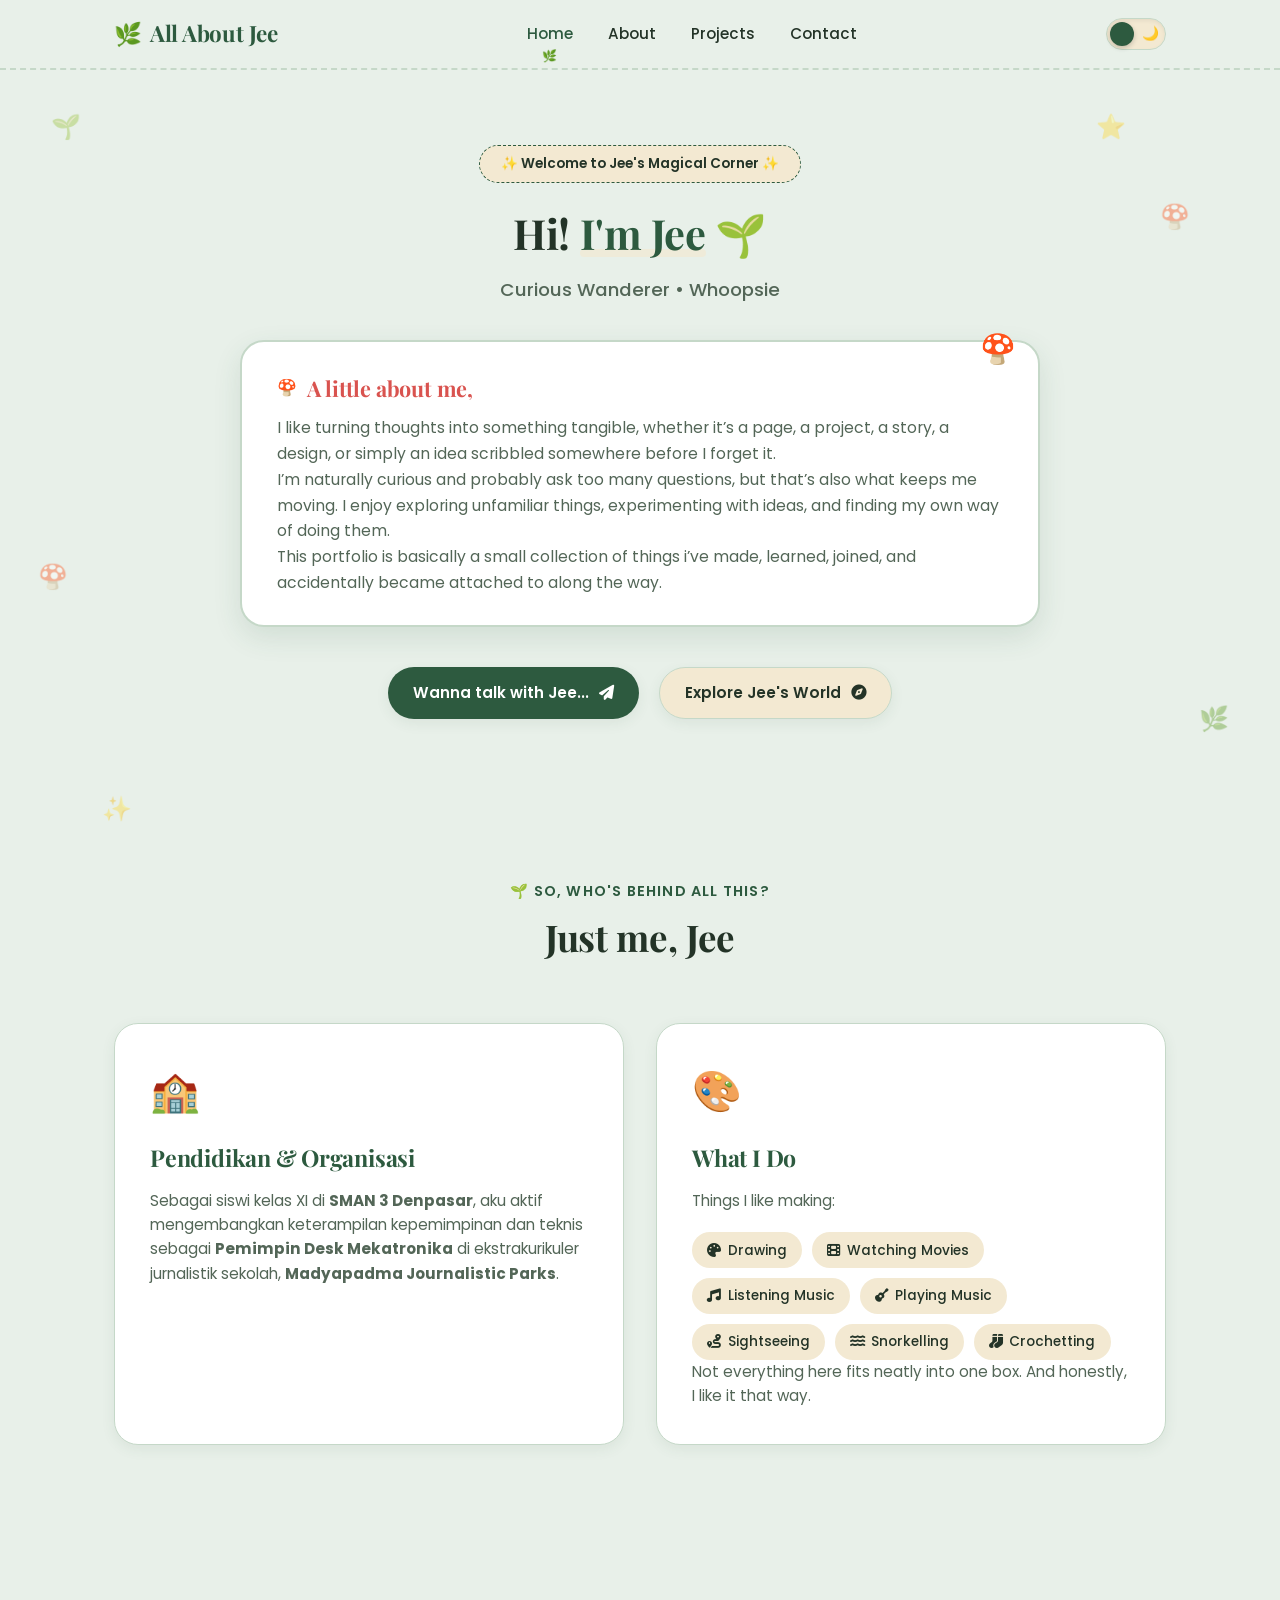
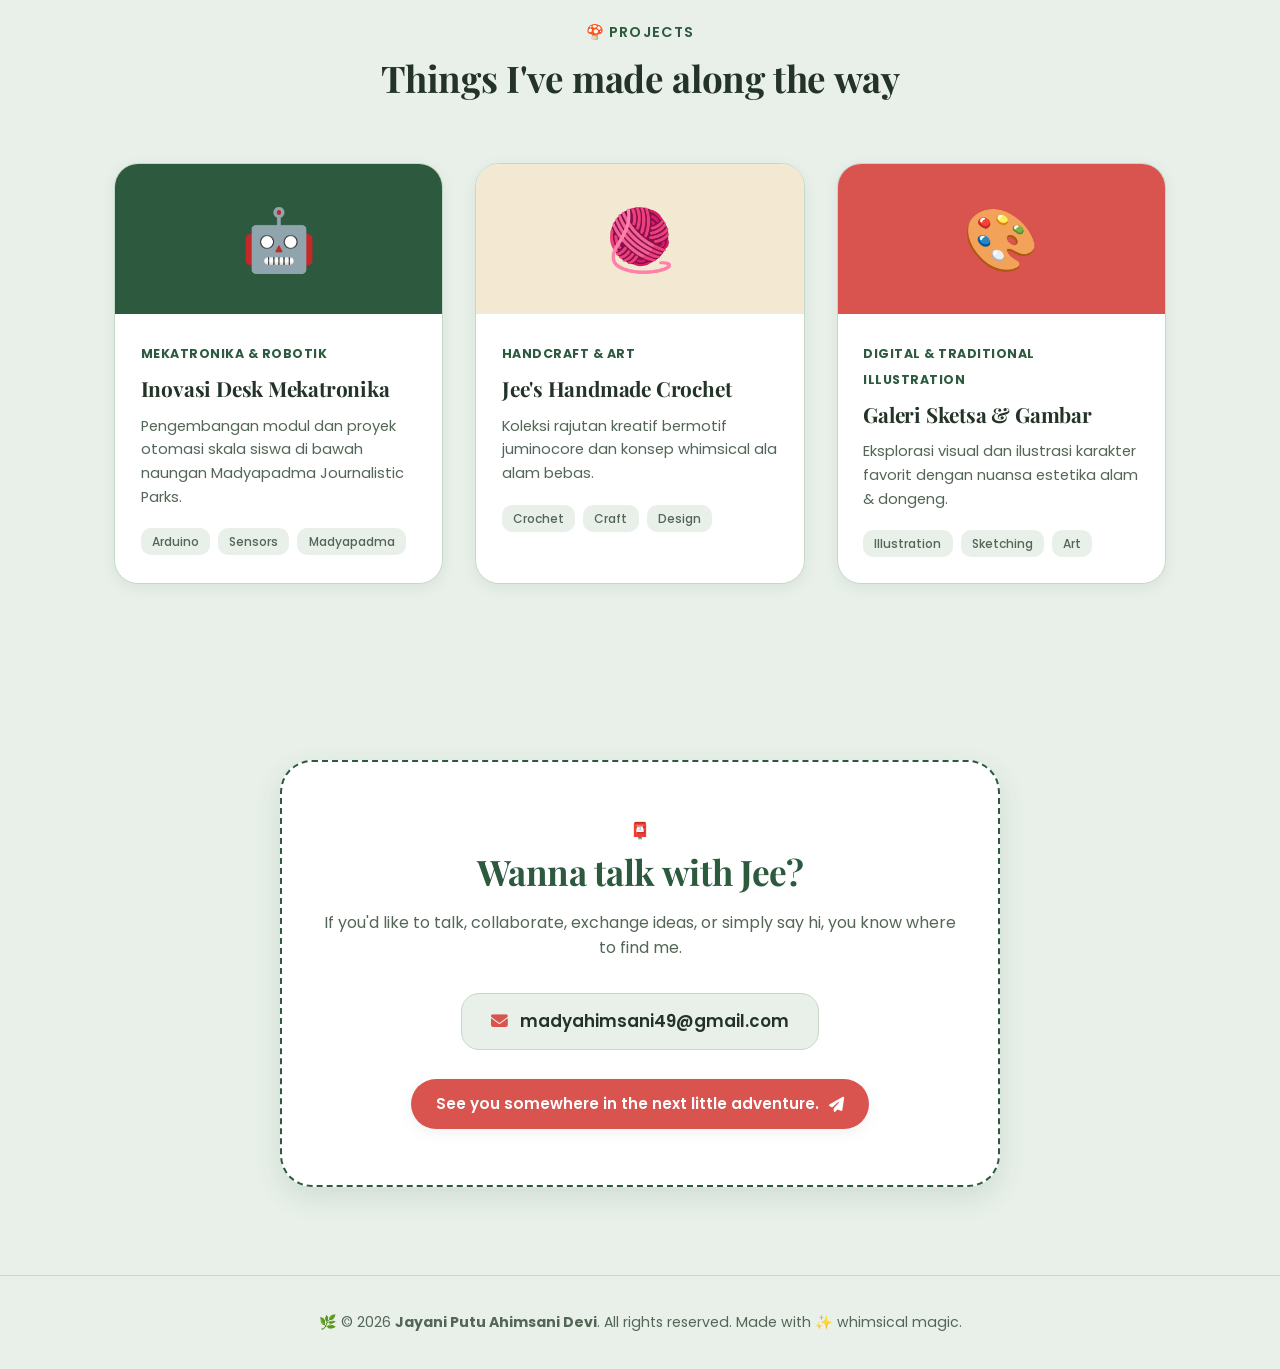
<file: index.html>
<!DOCTYPE html>
<html lang="id" data-theme="light">
<head>
  <meta charset="UTF-8">
  <meta name="viewport" content="width=device-width, initial-scale=1.0">
  <title>All About Jee | Portofolio Jayani Putu Ahimsani Devi</title>
  
  <!-- Google Fonts: Poppins -->
  <link rel="preconnect" href="https://fonts.googleapis.com">
  <link rel="preconnect" href="https://fonts.gstatic.com" crossorigin>
  <link href="https://fonts.googleapis.com/css2?family=Poppins:wght@300;400;500;600;700&display=swap" rel="stylesheet">
  
  <!-- Style CSS -->
  <link rel="stylesheet" href="style.css">
  
  <!-- FontAwesome Icons -->
  <link rel="stylesheet" href="https://cdnjs.cloudflare.com/ajax/libs/font-awesome/6.4.0/css/all.min.css">
</head>
<body>

  <!-- Background Decorative Whimsical Elements -->
  <div class="whimsical-bg">
    <div class="sprout s1">🌱</div>
    <div class="sprout s2">🌿</div>
    <div class="mushroom m1">🍄</div>
    <div class="mushroom m2">🍄</div>
    <div class="star st1">✨</div>
    <div class="star st2">⭐</div>
  </div>

  <!-- Navbar -->
  <header class="navbar">
    <div class="nav-container">
      <a href="#home" class="logo">
        <span class="logo-icon">🌿</span> All About Jee
      </a>

      <nav class="nav-links" id="nav-links">
        <a href="#home" class="nav-item">Home</a>
        <a href="#about" class="nav-item">About</a>
        <a href="#projects" class="nav-item">Projects</a>
        <a href="#contact" class="nav-item">Contact</a>
      </nav>

      <div class="nav-actions">
        <!-- Theme Switch Toggle -->
        <div class="theme-switch-wrapper">
          <label class="theme-switch" for="checkbox">
            <input type="checkbox" id="checkbox" />
            <div class="slider round">
              <span class="sun">☀️</span>
              <span class="moon">🌙</span>
            </div>
          </label>
        </div>

        <!-- Hamburger Menu -->
        <button class="hamburger" id="hamburger" aria-label="Toggle Menu">
          <i class="fa-solid fa-bars"></i>
        </button>
      </div>
    </div>
  </header>

  <main>
    <!-- Hero Section -->
    <section id="home" class="hero-section">
      <div class="hero-container">
        <div class="hero-badge">✨ Welcome to Jee's Magical Corner ✨</div>
        <h1 class="hero-title"> Hi! <span class="highlight">I'm Jee</span> 🌱</h1>
        <p class="hero-subtitle"> Curious Wanderer • Whoopsie </p>

        <!-- Fun Fact Box -->
        <div class="fun-fact-card">
          <div class="card-header">
            <span class="mushroom-icon">🍄</span>
            <h3>A little about me, </h3>
          </div>
          <p>I like turning thoughts into something tangible, whether it’s a page, a project, a story, a design, or simply an idea scribbled somewhere before I forget it.</p>
          <p>I’m naturally curious and probably ask too many questions, but that’s also what keeps me moving. I enjoy exploring unfamiliar things, experimenting with ideas, and finding my own way of doing them.</p>
          <p>This portfolio is basically a small collection of things i’ve made, learned, joined, and accidentally became attached to along the way.</p>
        </div>

        <div class="hero-cta">
          <a href="#contact" class="btn btn-primary">
            Wanna talk with Jee... <i class="fa-solid fa-paper-plane"></i>
          </a>
          <a href="#about" class="btn btn-secondary">
            Explore Jee's World <i class="fa-solid fa-compass"></i>
          </a>
        </div>
      </div>
    </section>

    <!-- About Section -->
    <section id="about" class="about-section">
      <div class="section-title">
        <span class="sub-heading">🌱 So, who's behind all this?</span>
        <h2>Just me, Jee</h2>
      </div>

      <div class="about-grid">
        <div class="about-card bio-card">
          <div class="card-icon">🏫</div>
          <h3>Pendidikan & Organisasi</h3>
          <p>Sebagai siswi kelas XI di <strong>SMAN 3 Denpasar</strong>, aku aktif mengembangkan keterampilan kepemimpinan dan teknis sebagai <strong>Pemimpin Desk Mekatronika</strong> di ekstrakurikuler jurnalistik sekolah, <strong>Madyapadma Journalistic Parks</strong>.</p>
        </div>

        <div class="about-card hobbies-card">
          <div class="card-icon">🎨</div>
          <h3>What I Do</h3>
          <p>Things I like making:</p>
          <div class="hobby-tags">
            <span class="tag"><i class="fa-solid fa-palette"></i> Drawing</span>
            <span class="tag"><i class="fa-solid fa-film"></i> Watching Movies</span>
            <span class="tag"><i class="fa-solid fa-music"></i> Listening Music</span>
            <span class="tag"><i class="fa-solid fa-guitar"></i> Playing Music</span>
            <span class="tag"><i class="fa-solid fa-route"></i> Sightseeing</span>
            <span class="tag"><i class="fa-solid fa-water"></i> Snorkelling</span>
            <span class="tag"><i class="fa-solid fa-socks"></i> Crochetting</span>
          </div>
          <p>Not everything here fits neatly into one box. And honestly, I like it that way.</p>
        </div>
      </div>
    </section>

    <!-- Project Section -->
    <section id="projects" class="projects-section">
      <div class="section-title">
        <span class="sub-heading">🍄 Projects</span>
        <h2>Things I've made along the way</h2>
      </div>

      <div class="projects-grid">
        <!-- Project 1 -->
        <div class="project-card">
          <div class="project-banner p1">
            <span class="project-emoji">🤖</span>
          </div>
          <div class="project-body">
            <span class="project-category">Mekatronika & Robotik</span>
            <h3>Inovasi Desk Mekatronika</h3>
            <p>Pengembangan modul dan proyek otomasi skala siswa di bawah naungan Madyapadma Journalistic Parks.</p>
            <div class="project-tags">
              <span>Arduino</span>
              <span>Sensors</span>
              <span>Madyapadma</span>
            </div>
          </div>
        </div>

        <!-- Project 2 -->
        <div class="project-card">
          <div class="project-banner p2">
            <span class="project-emoji">🧶</span>
          </div>
          <div class="project-body">
            <span class="project-category">Handcraft & Art</span>
            <h3>Jee's Handmade Crochet</h3>
            <p>Koleksi rajutan kreatif bermotif juminocore dan konsep whimsical ala alam bebas.</p>
            <div class="project-tags">
              <span>Crochet</span>
              <span>Craft</span>
              <span>Design</span>
            </div>
          </div>
        </div>

        <!-- Project 3 -->
        <div class="project-card">
          <div class="project-banner p3">
            <span class="project-emoji">🎨</span>
          </div>
          <div class="project-body">
            <span class="project-category">Digital & Traditional Illustration</span>
            <h3>Galeri Sketsa & Gambar</h3>
            <p>Eksplorasi visual dan ilustrasi karakter favorit dengan nuansa estetika alam & dongeng.</p>
            <div class="project-tags">
              <span>Illustration</span>
              <span>Sketching</span>
              <span>Art</span>
            </div>
          </div>
        </div>
      </div>
    </section>

    <!-- Contact Section -->
    <section id="contact" class="contact-section">
      <div class="contact-container">
        <div class="contact-header">
          <span class="mushroom-icon">📮</span>
          <h2>Wanna talk with Jee?</h2>
          <p>If you'd like to talk, collaborate, exchange ideas, or simply say hi, you know where to find me.</p>
        </div>

        <div class="contact-card">
          <div class="email-box">
            <i class="fa-solid fa-envelope"></i>
            <span>madyahimsani49@gmail.com</span>
          </div>
          <a href="mailto:madyahimsani49@gmail.com" class="btn btn-red">
            See you somewhere in the next little adventure. <i class="fa-solid fa-paper-plane"></i>
          </a>
        </div>
      </div>
    </section>
  </main>

  <!-- Footer -->
  <footer class="footer">
    <div class="footer-container">
      <p>🌿 &copy; 2026 <strong>Jayani Putu Ahimsani Devi</strong>. All rights reserved. Made with ✨ whimsical magic.</p>
    </div>
  </footer>

  <!-- Script JS -->
  <script src="script.js"></script>
</body>
</html>
    <!-- FOOTER END -->

</body>
</html>
</file>
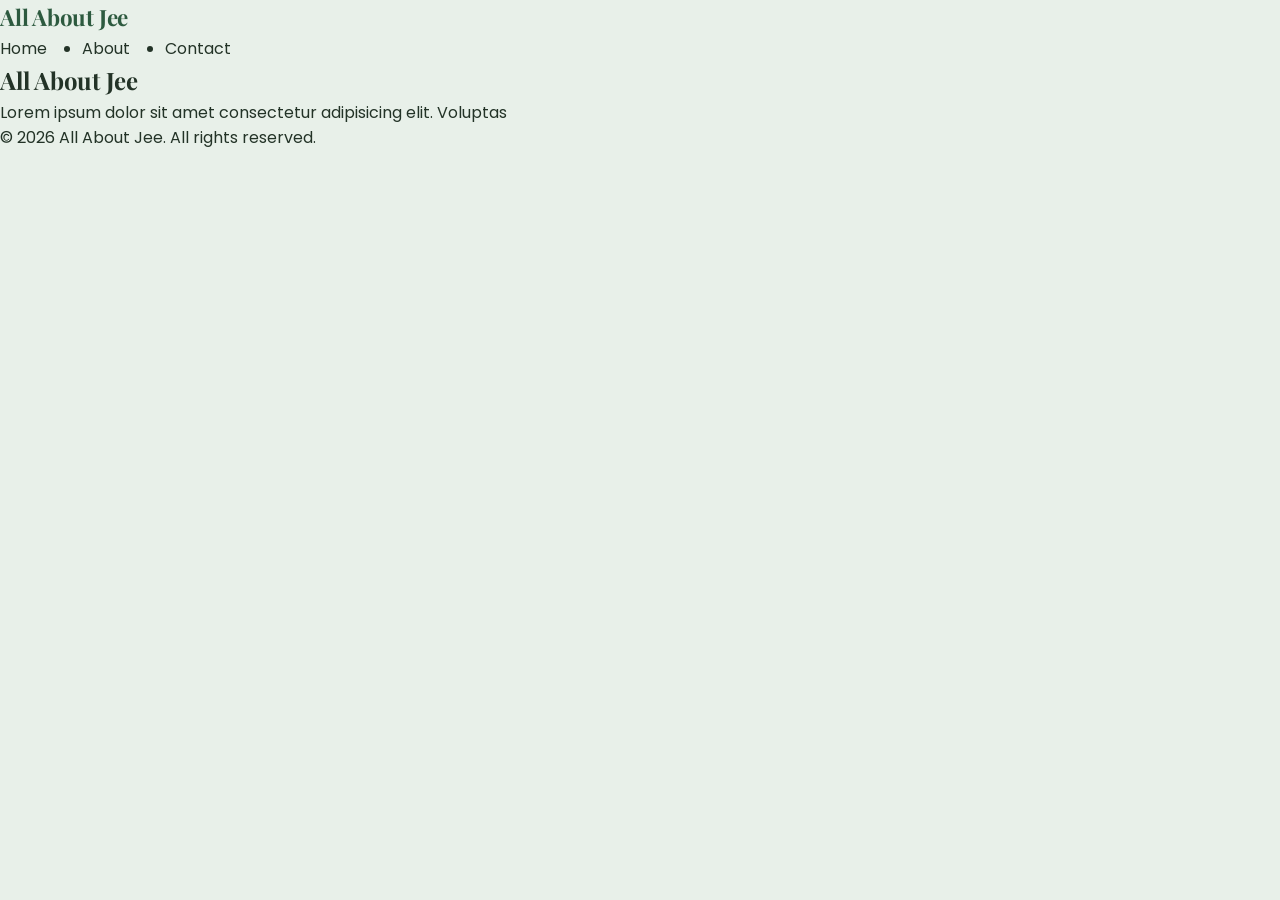
<file: In A Jar.html>
<!DOCTYPE html>
<html lang="en">
<head>
    <title>All About Jee</title>
    <link rel="stylesheet" href="style.css">
</head>
<body>
    <!-- NAVBAR -->
    <nav>
        <div class="logo">
            <h4>All About Jee</h4>
        </div>
        <ul class="nav-links">
            <li><a href="index.html">Home</a></li>
            <li><a href="about.html">About</a></li>
            <li><a href="contact.html">Contact</a></li>
        </ul>
    <!-- NAVBAR END -->

    <!-- CONTENT -->
    <div class="content">
        <h1>All About Jee</h1>
        <p>Lorem ipsum dolor sit amet consectetur adipisicing elit. Voluptas
    <!-- CONTENT END -->

    <!-- FOOTER -->
    <footer>
        <p>&copy; 2026 All About Jee. All rights reserved.</p>
    </footer>
    <!-- FOOTER END -->

</body>
</html>
</file>
<file: style.css>
/* ==========================================================================
   WHIMSICAL JUMINOCORE THEME - MODERN SAGE GREEN PALETTE
   Main Background: Modern Light Sage Green
   Accents: Warm Beige, Soft Mushroom Red, Deep Forest Green
   Typography: Playfair Display / Times (Serif) & Poppins (Sans-Serif)
   ========================================================================== */

/* Import Google Fonts */
@import url('https://fonts.googleapis.com/css2?family=Playfair+Display:ital,wght@0,600;0,700;1,400&family=Poppins:wght@300;400;500;600;700&display=swap');

/* Variable Theme Definitions */
:root {
  /* Light Mode (Modern Sage / Mint Green) */
  --bg-main: #e8f0e9;              /* Modern Light Sage Green */
  --bg-card: #ffffff;              /* Card Background */
  --bg-card-hover: #f4f8f4;
  --bg-nav: rgba(232, 240, 233, 0.9);
  
  --primary-green: #2d5a3f;        /* Deep Forest Green */
  --primary-green-light: #3d7553;
  --accent-beige: #f3e9d2;         /* Warm Juminocore Beige */
  --accent-beige-dark: #e6d5b0;
  --accent-red: #d9534f;           /* Mushroom/Apple Red */
  --accent-red-hover: #c4413d;
  
  --text-main: #233327;            /* Deep Earthy Dark Text */
  --text-muted: #536657;           /* Muted Olive Text */
  --border-color: #c5d8c8;
  
  --shadow-sm: 0 4px 14px rgba(45, 90, 63, 0.08);
  --shadow-md: 0 10px 28px rgba(45, 90, 63, 0.12);
  --shadow-hover: 0 14px 32px rgba(45, 90, 63, 0.18);

  --font-serif: 'Playfair Display', 'Helvetica Neue', Georgia, serif;
  --font-sans: 'Poppins', sans-serif;
  --transition-speed: 0.35s;
}

[data-theme="dark"] {
  /* Dark Mode (Midnight Forest) */
  --bg-main: #142117;              /* Deep Forest Midnight */
  --bg-card: #1e2e22;              /* Dark Emerald Card */
  --bg-card-hover: #26382a;
  --bg-nav: rgba(20, 33, 23, 0.92);
  
  --primary-green: #81c798;        /* Light Pastel Mint Green */
  --primary-green-light: #a0d8b3;
  --accent-beige: #2a3a2d;         /* Dark Olive Beige */
  --accent-beige-dark: #374b3b;
  --accent-red: #ff6b6b;           /* Vibrant Coral Red */
  --accent-red-hover: #ff8585;
  
  --text-main: #eef5ef;            /* Crisp Light Text */
  --text-muted: #a1b8a6;
  --border-color: #2b4030;
  
  --shadow-sm: 0 4px 14px rgba(0, 0, 0, 0.3);
  --shadow-md: 0 10px 28px rgba(0, 0, 0, 0.5);
  --shadow-hover: 0 14px 32px rgba(0, 0, 0, 0.6);
}

/* Reset Base */
* {
  margin: 0;
  padding: 0;
  box-sizing: border-box;
}

html {
  scroll-behavior: smooth;
  font-size: 16px;
}

body {
  background-color: var(--bg-main);
  color: var(--text-main);
  font-family: var(--font-sans);
  line-height: 1.6;
  transition: background-color var(--transition-speed) ease, color var(--transition-speed) ease;
  overflow-x: hidden;
  position: relative;
}

/* Typography Headings */
h1, h2, h3, .logo {
  font-family: var(--font-serif);
  font-weight: 700;
  letter-spacing: -0.01em;
}

a {
  text-decoration: none;
  color: inherit;
  transition: all var(--transition-speed) ease;
}

/* Whimsical Floating Background Elements */
.whimsical-bg {
  position: fixed;
  top: 0;
  left: 0;
  width: 100%;
  height: 100%;
  pointer-events: none;
  z-index: -1;
  opacity: 0.4;
  font-size: 1.5rem;
}

.whimsical-bg div {
  position: absolute;
  animation: floatAnim 6s ease-in-out infinite;
}

.s1 { top: 12%; left: 4%; animation-delay: 0s; }
.s2 { bottom: 18%; right: 4%; animation-delay: 2s; }
.m1 { top: 62%; left: 3%; animation-delay: 1s; }
.m2 { top: 22%; right: 7%; animation-delay: 3s; }
.st1 { bottom: 8%; left: 8%; animation-delay: 1.5s; }
.st2 { top: 12%; right: 12%; animation-delay: 2.5s; }

@keyframes floatAnim {
  0%, 100% { transform: translateY(0) rotate(0deg); }
  50% { transform: translateY(-14px) rotate(8deg); }
}

/* Navigation Bar */
.navbar {
  position: fixed;
  top: 0;
  left: 0;
  width: 100%;
  background: var(--bg-nav);
  backdrop-filter: blur(12px);
  -webkit-backdrop-filter: blur(12px);
  z-index: 1000;
  border-bottom: 2px dashed var(--border-color);
  transition: all var(--transition-speed) ease;
}

.nav-container {
  max-width: 1100px;
  margin: 0 auto;
  padding: 1rem 1.5rem;
  display: flex;
  justify-content: space-between;
  align-items: center;
}

.logo {
  font-size: 1.4rem;
  color: var(--primary-green);
  display: flex;
  align-items: center;
  gap: 0.5rem;
  font-weight: 700;
}

.nav-links {
  display: flex;
  gap: 2.2rem;
}

.nav-item {
  font-weight: 500;
  font-size: 0.95rem;
  color: var(--text-main);
  position: relative;
  padding: 0.2rem 0;
}

.nav-item::after {
  content: "🌿";
  font-size: 0.75rem;
  position: absolute;
  bottom: -16px;
  left: 50%;
  transform: translateX(-50%) scale(0);
  transition: transform var(--transition-speed) cubic-bezier(0.175, 0.885, 0.32, 1.275);
}

.nav-item:hover, .nav-item.active {
  color: var(--primary-green);
}

.nav-item:hover::after, .nav-item.active::after {
  transform: translateX(-50%) scale(1);
}

.nav-actions {
  display: flex;
  align-items: center;
  gap: 1rem;
}

/* Interaktif Dark Mode Toggle Button */
.theme-switch-wrapper {
  display: flex;
  align-items: center;
}

.theme-switch {
  display: inline-block;
  height: 32px;
  position: relative;
  width: 60px;
}

.theme-switch input {
  display: none;
}

.slider {
  background-color: var(--accent-beige);
  bottom: 0;
  cursor: pointer;
  left: 0;
  position: absolute;
  right: 0;
  top: 0;
  transition: var(--transition-speed) ease;
  display: flex;
  align-items: center;
  justify-content: space-between;
  padding: 0 6px;
  border: 1px solid var(--border-color);
  box-shadow: inset 0 2px 4px rgba(0,0,0,0.06);
}

.slider.round {
  border-radius: 34px;
}

.slider.round:before {
  background-color: var(--primary-green);
  bottom: 3px;
  content: "";
  height: 24px;
  left: 3px;
  position: absolute;
  transition: transform 0.4s cubic-bezier(0.68, -0.55, 0.265, 1.55);
  width: 24px;
  border-radius: 50%;
  z-index: 2;
  box-shadow: 0 2px 5px rgba(0,0,0,0.2);
}

input:checked + .slider {
  background-color: var(--accent-beige-dark);
}

input:checked + .slider:before {
  transform: translateX(28px);
}

.sun, .moon {
  font-size: 0.85rem;
  user-select: none;
  transition: opacity 0.3s ease;
}

/* Mobile Hamburger Menu Icon */
.hamburger {
  display: none;
  background: none;
  border: none;
  font-size: 1.5rem;
  color: var(--primary-green);
  cursor: pointer;
  padding: 0.2rem;
}

/* Button Styles */
.btn {
  display: inline-flex;
  align-items: center;
  gap: 0.6rem;
  padding: 0.8rem 1.6rem;
  border-radius: 30px;
  font-weight: 600;
  font-size: 0.95rem;
  cursor: pointer;
  border: none;
  box-shadow: var(--shadow-sm);
  transition: all var(--transition-speed) cubic-bezier(0.175, 0.885, 0.32, 1.275);
}

.btn-primary {
  background-color: var(--primary-green);
  color: #ffffff;
}

.btn-primary:hover {
  background-color: var(--primary-green-light);
  transform: translateY(-4px);
  box-shadow: var(--shadow-hover);
}

.btn-secondary {
  background-color: var(--accent-beige);
  color: var(--text-main);
  border: 1px solid var(--border-color);
}

.btn-secondary:hover {
  background-color: var(--accent-beige-dark);
  transform: translateY(-4px);
  box-shadow: var(--shadow-hover);
}

.btn-red {
  background-color: var(--accent-red);
  color: #ffffff;
}

.btn-red:hover {
  background-color: var(--accent-red-hover);
  transform: translateY(-4px);
  box-shadow: var(--shadow-hover);
}

/* Hero Section */
.hero-section {
  padding: 8.5rem 1.5rem 4rem;
  display: flex;
  justify-content: center;
  align-items: center;
  text-align: center;
  min-height: 88vh;
}

.hero-container {
  max-width: 800px;
}

.hero-badge {
  display: inline-block;
  background: var(--accent-beige);
  padding: 0.45rem 1.3rem;
  border-radius: 20px;
  font-size: 0.85rem;
  font-weight: 600;
  color: var(--text-main);
  margin-bottom: 1.5rem;
  border: 1px dashed var(--primary-green);
}

.hero-title {
  font-size: 2.6rem;
  margin-bottom: 1rem;
  color: var(--text-main);
  line-height: 1.25;
}

.hero-title .highlight {
  color: var(--primary-green);
  position: relative;
  display: inline-block;
}

.hero-title .highlight::after {
  content: "";
  position: absolute;
  bottom: 2px;
  left: 0;
  width: 100%;
  height: 8px;
  background-color: var(--accent-beige);
  z-index: -1;
  border-radius: 4px;
  opacity: 0.7;
}

.hero-subtitle {
  font-size: 1.15rem;
  color: var(--text-muted);
  margin-bottom: 2.2rem;
  font-weight: 500;
}

/* Fun Fact Box */
.fun-fact-card {
  background: var(--bg-card);
  padding: 1.8rem 2.2rem;
  border-radius: 24px;
  border: 2px solid var(--border-color);
  box-shadow: var(--shadow-md);
  margin: 0 auto 2.5rem;
  text-align: left;
  position: relative;
  transition: transform var(--transition-speed) ease, box-shadow var(--transition-speed) ease;
}

.fun-fact-card:hover {
  transform: translateY(-3px);
  box-shadow: var(--shadow-hover);
}

.fun-fact-card::before {
  content: "🍄";
  position: absolute;
  top: -16px;
  right: 22px;
  font-size: 1.8rem;
}

.card-header {
  display: flex;
  align-items: center;
  gap: 0.6rem;
  margin-bottom: 0.6rem;
}

.card-header h3 {
  color: var(--accent-red);
  font-size: 1.35rem;
}

.fun-fact-card p {
  color: var(--text-muted);
  font-size: 0.98rem;
  line-height: 1.65;
}

.hero-cta {
  display: flex;
  gap: 1.2rem;
  justify-content: center;
  flex-wrap: wrap;
}

/* Sections Global */
section {
  padding: 5.5rem 1.5rem;
  max-width: 1100px;
  margin: 0 auto;
}

.section-title {
  text-align: center;
  margin-bottom: 3.5rem;
}

.section-title .sub-heading {
  font-size: 0.9rem;
  font-weight: 600;
  color: var(--primary-green);
  text-transform: uppercase;
  letter-spacing: 1.2px;
  display: block;
  margin-bottom: 0.3rem;
}

.section-title h2 {
  font-size: 2.3rem;
  color: var(--text-main);
}

/* About Section */
.about-grid {
  display: grid;
  grid-template-columns: repeat(auto-fit, minmax(310px, 1fr));
  gap: 2rem;
}

.about-card {
  background: var(--bg-card);
  padding: 2.2rem;
  border-radius: 24px;
  border: 1px solid var(--border-color);
  box-shadow: var(--shadow-sm);
  transition: all var(--transition-speed) ease;
}

.about-card:hover {
  transform: translateY(-6px);
  background: var(--bg-card-hover);
  box-shadow: var(--shadow-hover);
}

.card-icon {
  font-size: 2.5rem;
  margin-bottom: 1rem;
}

.about-card h3 {
  font-size: 1.45rem;
  color: var(--primary-green);
  margin-bottom: 0.8rem;
}

.about-card p {
  color: var(--text-muted);
  font-size: 0.95rem;
}

.hobby-tags {
  display: flex;
  flex-wrap: wrap;
  gap: 0.6rem;
  margin-top: 1.2rem;
}

.tag {
  background: var(--accent-beige);
  color: var(--text-main);
  padding: 0.45rem 0.95rem;
  border-radius: 18px;
  font-size: 0.85rem;
  font-weight: 500;
  display: inline-flex;
  align-items: center;
  gap: 0.4rem;
  transition: transform 0.2s ease, background-color 0.2s ease;
}

.tag:hover {
  transform: scale(1.05);
  background: var(--accent-beige-dark);
}

/* Projects Section */
.projects-grid {
  display: grid;
  grid-template-columns: repeat(auto-fit, minmax(290px, 1fr));
  gap: 2rem;
}

.project-card {
  background: var(--bg-card);
  border-radius: 24px;
  overflow: hidden;
  border: 1px solid var(--border-color);
  box-shadow: var(--shadow-sm);
  transition: all var(--transition-speed) cubic-bezier(0.175, 0.885, 0.32, 1.275);
}

.project-card:hover {
  transform: translateY(-8px);
  box-shadow: var(--shadow-hover);
}

.project-banner {
  height: 150px;
  display: flex;
  align-items: center;
  justify-content: center;
  transition: transform 0.4s ease;
}

.project-card:hover .project-banner {
  transform: scale(1.03);
}

.p1 { background: var(--primary-green); }
.p2 { background: var(--accent-beige); }
.p3 { background: var(--accent-red); }

.project-emoji {
  font-size: 3.8rem;
}

.project-body {
  padding: 1.6rem;
}

.project-category {
  font-size: 0.78rem;
  font-weight: 700;
  text-transform: uppercase;
  color: var(--primary-green);
  letter-spacing: 0.5px;
}

.project-body h3 {
  font-size: 1.3rem;
  margin: 0.4rem 0 0.6rem;
  color: var(--text-main);
}

.project-body p {
  font-size: 0.92rem;
  color: var(--text-muted);
  margin-bottom: 1.2rem;
}

.project-tags {
  display: flex;
  gap: 0.5rem;
  flex-wrap: wrap;
}

.project-tags span {
  font-size: 0.75rem;
  background: var(--bg-main);
  padding: 0.25rem 0.7rem;
  border-radius: 10px;
  color: var(--text-muted);
  font-weight: 500;
}

/* Contact Section */
.contact-section {
  text-align: center;
}

.contact-container {
  background: var(--bg-card);
  border-radius: 32px;
  padding: 3.5rem 2rem;
  border: 2px dashed var(--primary-green);
  box-shadow: var(--shadow-md);
  max-width: 720px;
  margin: 0 auto;
  transition: transform var(--transition-speed) ease;
}

.contact-container:hover {
  transform: translateY(-4px);
}

.contact-header h2 {
  font-size: 2.2rem;
  color: var(--primary-green);
  margin-bottom: 0.6rem;
}

.contact-header p {
  color: var(--text-muted);
  margin-bottom: 2rem;
  font-size: 1rem;
}

.email-box {
  display: inline-flex;
  align-items: center;
  gap: 0.8rem;
  background: var(--bg-main);
  padding: 0.9rem 1.8rem;
  border-radius: 18px;
  font-weight: 600;
  color: var(--text-main);
  margin-bottom: 1.8rem;
  border: 1px solid var(--border-color);
  font-size: 1.05rem;
}

.email-box i {
  color: var(--accent-red);
}

/* Footer */
.footer {
  text-align: center;
  padding: 2.2rem 1.5rem;
  border-top: 1px solid var(--border-color);
  font-size: 0.88rem;
  color: var(--text-muted);
}

/* Responsive Media Queries */
@media (max-width: 768px) {
  .hamburger {
    display: block;
  }

  .nav-links {
    position: fixed;
    top: 68px;
    right: -100%;
    width: 240px;
    height: calc(100vh - 68px);
    background: var(--bg-card);
    flex-direction: column;
    padding: 2.5rem 2rem;
    box-shadow: var(--shadow-md);
    border-left: 2px solid var(--border-color);
    transition: right 0.4s cubic-bezier(0.77, 0, 0.175, 1);
  }

  .nav-links.active {
    right: 0;
  }

  .hero-title {
    font-size: 2rem;
  }

  .hero-subtitle {
    font-size: 1rem;
  }

  .section-title h2 {
    font-size: 1.85rem;
  }

  .contact-container {
    padding: 2.5rem 1.5rem;
  }
}
</file>
